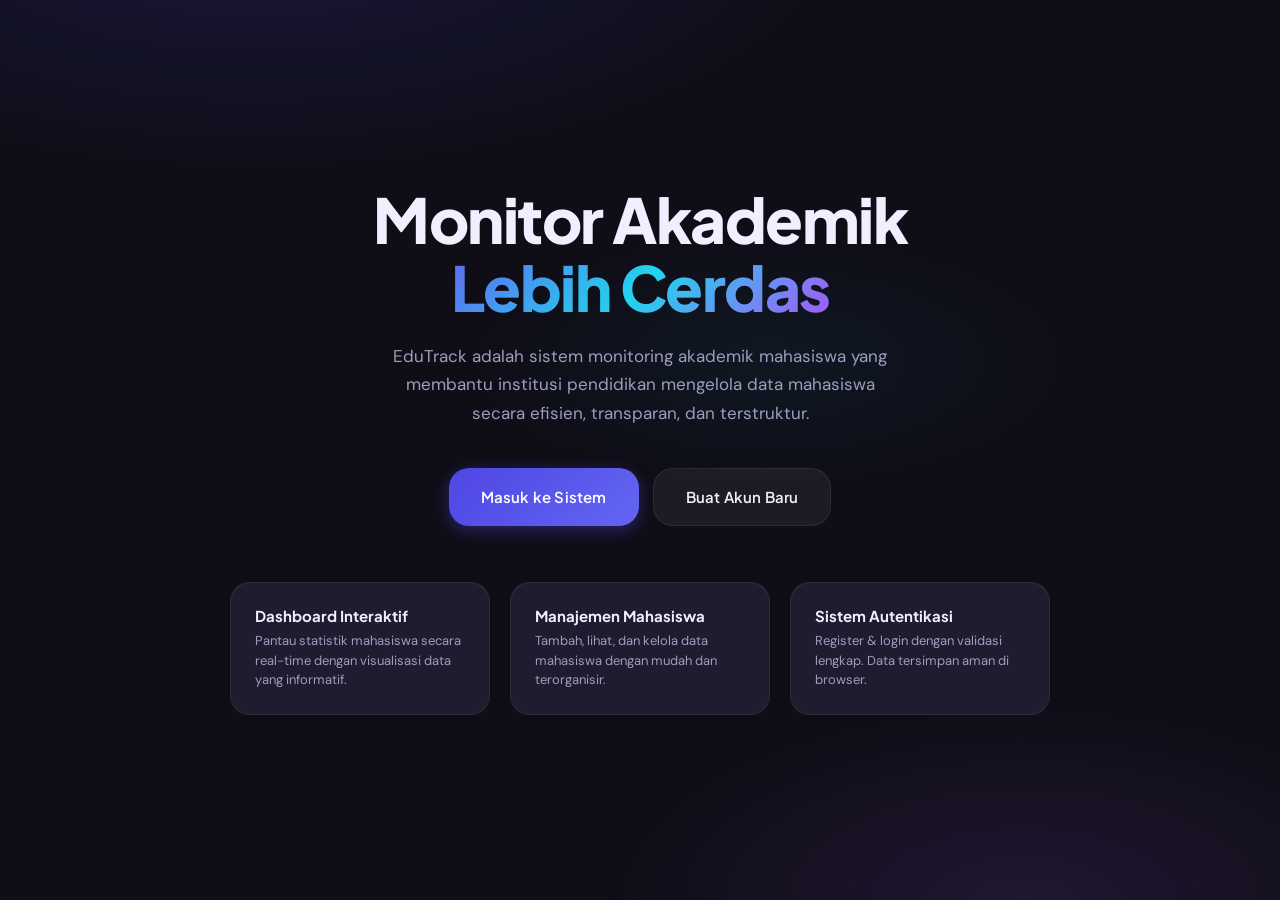
<file: index.html>
<!DOCTYPE html>
<html lang="id">
<head>
  <meta charset="UTF-8" />
  <meta name="viewport" content="width=device-width, initial-scale=1.0" />
  <title>EduTrack – Sistem Monitoring Akademik</title>
  <link rel="stylesheet" href="assets/css/global.css" />
  <style>
    /* ── Index-only inline styles ── */
    .index-hero {
      min-height: 100vh;
      display: flex;
      flex-direction: column;
      align-items: center;
      justify-content: center;
      text-align: center;
      padding: 40px 24px;
    }
    .hero-eyebrow {
      display: inline-flex;
      align-items: center;
      gap: 8px;
      background: rgba(79,70,229,0.12);
      border: 1px solid rgba(79,70,229,0.3);
      color: var(--text-accent);
      padding: 8px 18px;
      border-radius: 99px;
      font-size: 13px;
      font-weight: 600;
      font-family: var(--font-display);
      margin-bottom: 28px;
      animation: fadeInUp 0.5s ease both;
    }
    .index-hero h1 {
      font-size: clamp(34px, 6vw, 62px);
      font-weight: 800;
      letter-spacing: -1.5px;
      line-height: 1.1;
      margin-bottom: 20px;
      animation: fadeInUp 0.5s ease 0.1s both;
    }
    .gradient-text {
      background: linear-gradient(135deg, var(--primary-light), var(--secondary-light), var(--accent));
      -webkit-background-clip: text;
      -webkit-text-fill-color: transparent;
      background-clip: text;
    }
    .index-hero > p {
      color: var(--text-secondary);
      font-size: 17px;
      max-width: 520px;
      margin: 0 auto 40px;
      line-height: 1.7;
      animation: fadeInUp 0.5s ease 0.2s both;
    }
    .hero-cta {
      display: flex;
      gap: 14px;
      justify-content: center;
      flex-wrap: wrap;
      animation: fadeInUp 0.5s ease 0.3s both;
    }
    .features-grid {
      display: grid;
      grid-template-columns: repeat(3, 1fr);
      gap: 20px;
      margin-top: 56px;
      max-width: 820px;
      width: 100%;
      animation: fadeInUp 0.5s ease 0.4s both;
    }
    .feature-item {
      background: var(--bg-card);
      border: 1px solid var(--border);
      border-radius: var(--radius-lg);
      padding: 24px;
      text-align: left;
      transition: var(--transition);
    }
    .feature-item:hover {
      transform: translateY(-4px);
      border-color: rgba(79,70,229,0.3);
      box-shadow: 0 8px 30px rgba(79,70,229,0.15);
    }
    .feature-item .f-icon { font-size: 28px; margin-bottom: 12px; display: block; }
    .feature-item h4 { font-size: 15px; font-weight: 700; margin-bottom: 6px; }
    .feature-item p  { font-size: 13px; color: var(--text-secondary); line-height: 1.5; }
    .hero-footer { margin-top: 40px; animation: fadeInUp 0.5s ease 0.5s both; }
    @media (max-width: 700px) {
      .features-grid { grid-template-columns: 1fr; }
      .index-hero h1 { font-size: 32px; }
    }
    @media (max-width: 480px) {
      .hero-cta { flex-direction: column; align-items: center; }
      .hero-cta .btn { width: 100%; max-width: 280px; }
    }
  </style>
</head>
<body>
  <div class="index-hero">

    <!-- <div class="hero-eyebrow">🌏 SDG 4 – Quality Education</div> -->

    <h1>Monitor Akademik<br><span class="gradient-text">Lebih Cerdas</span></h1>

    <p>EduTrack adalah sistem monitoring akademik mahasiswa yang membantu institusi pendidikan mengelola data mahasiswa secara efisien, transparan, dan terstruktur.</p>

    <div class="hero-cta">
      <a href="login.html" class="btn btn-primary btn-large">Masuk ke Sistem</a>
      <a href="register.html" class="btn btn-secondary btn-large">Buat Akun Baru</a>
    </div>

    <div class="features-grid">
      <div class="feature-item">
        <h4>Dashboard Interaktif</h4>
        <p>Pantau statistik mahasiswa secara real-time dengan visualisasi data yang informatif.</p>
      </div>
      <div class="feature-item">
        <h4>Manajemen Mahasiswa</h4>
        <p>Tambah, lihat, dan kelola data mahasiswa dengan mudah dan terorganisir.</p>
      </div>
      <div class="feature-item">
        <h4>Sistem Autentikasi</h4>
        <p>Register & login dengan validasi lengkap. Data tersimpan aman di browser.</p>
      </div>
    </div>

    <!-- <div class="hero-footer">
      <span class="sdg-badge">🏆 Mendukung SDG 4 – Pendidikan Berkualitas</span>
    </div> -->

  </div>

  <script src="assets/js/auth.js"></script>
  <script>
    // Redirect ke dashboard jika sudah login
    document.addEventListener('DOMContentLoaded', function() {
      redirectIfLoggedIn();
    });
  </script>
</body>
</html>
</file>
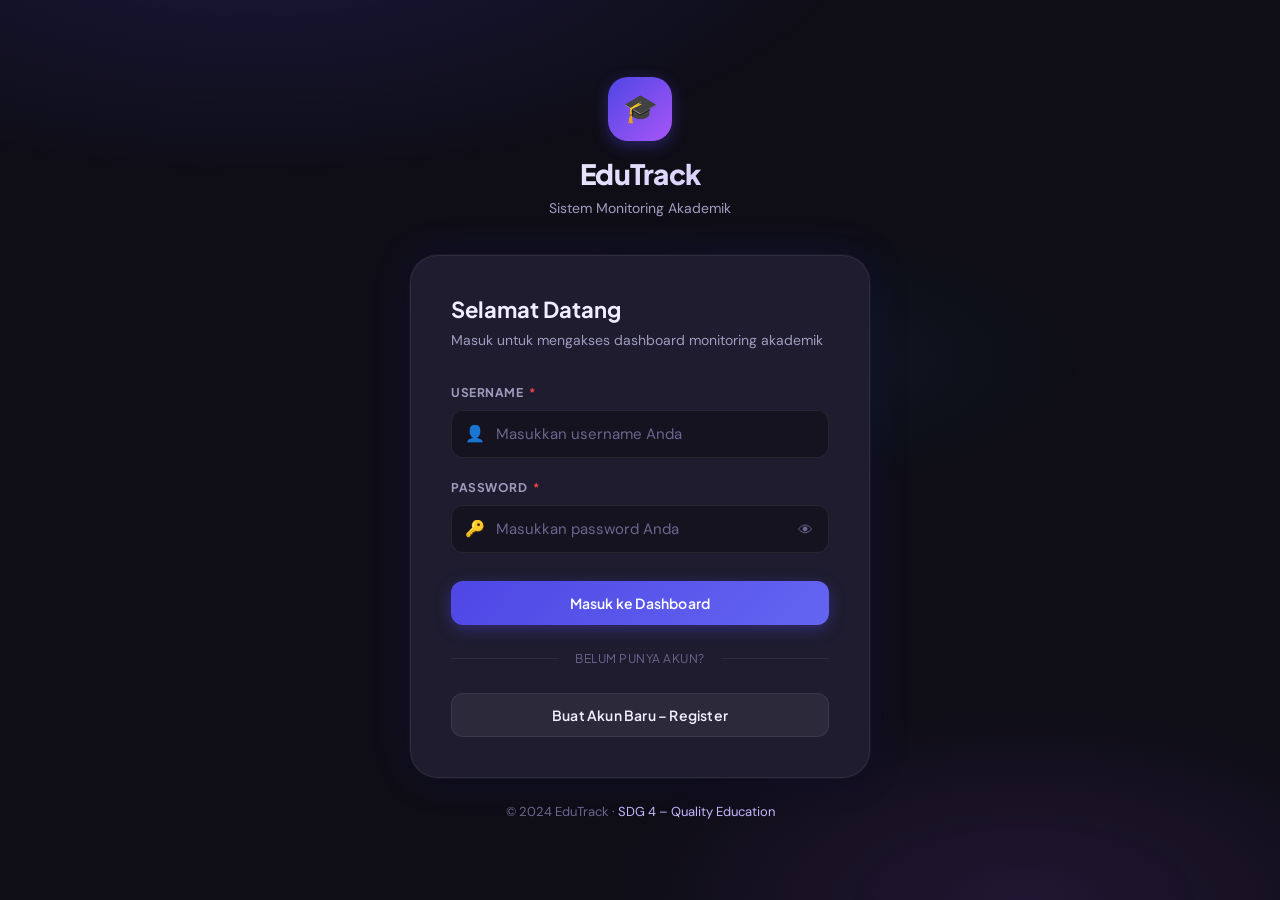
<file: dashboard.html>
<!DOCTYPE html>
<html lang="id">
<head>
  <meta charset="UTF-8" />
  <meta name="viewport" content="width=device-width, initial-scale=1.0" />
  <title>Dashboard – EduTrack</title>
  <link rel="stylesheet" href="assets/css/global.css" />
  <link rel="stylesheet" href="assets/css/dashboard.css" />
</head>
<body>

  <div class="dashboard-layout">

    <!-- ══ SIDEBAR OVERLAY (mobile) ══ -->
    <div class="sidebar-overlay" id="sidebar-overlay"></div>

    <!-- ══ SIDEBAR ══ -->
    <aside class="sidebar" id="sidebar">

      <div class="sidebar-header">
        <div class="sidebar-logo">
          <div class="logo-badge">🎓</div>
          <div>
            <h2>EduTrack</h2>
            <span>Monitoring Akademik</span>
          </div>
        </div>
      </div>

      <div class="sidebar-user">
        <div class="user-card">
          <div class="user-avatar" id="user-avatar">A</div>
          <div class="user-info">
            <div class="user-name" id="user-name">Admin</div>
            <div class="user-role">Academic Staff</div>
          </div>
          <div class="user-online" title="Online"></div>
        </div>
      </div>

      <nav class="sidebar-nav">
        <div class="nav-section-title">Menu Utama</div>

        <a href="dashboard.html" class="nav-item" data-page="dashboard.html">
          </span> Dashboard
        </a>
        <a href="data-mahasiswa.html" class="nav-item" data-page="data-mahasiswa.html">
          </span> Data Mahasiswa
          <span class="nav-badge" id="mahasiswa-count" style="display:none;">0</span>
        </a>
        <a href="tambah-mahasiswa.html" class="nav-item" data-page="tambah-mahasiswa.html">
          </span> Tambah Mahasiswa
        </a>

        <div class="nav-divider"></div>
        <div class="nav-section-title">Akun</div>

        <a href="#" class="nav-item nav-item-danger" onclick="logout(); return false;">
        </a>
      </nav>

    </aside>
    <!-- ══ END SIDEBAR ══ -->

    <!-- ══ MAIN CONTENT ══ -->
    <div class="main-content">

      <!-- Topbar -->
      <div class="topbar">
        <div class="topbar-left">
          <button class="mobile-menu-btn" id="mobile-menu-btn">☰</button>
          <div>
            <div class="topbar-title">Dashboard</div>
            <div class="topbar-subtitle">Overview sistem akademik</div>
          </div>
        </div>
        <div class="topbar-actions">
          <a href="tambah-mahasiswa.html" class="btn btn-primary" style="padding:10px 18px;font-size:13px;">
            Tambah
          </a>
        </div>
      </div>

      <!-- Page Content -->
      <div class="page-content">

        <!-- Welcome Banner -->
        <div class="welcome-card">
          <h2>Selamat Datang, <span id="welcome-name">—</span>! 👋</h2>
          <p>Pantau data akademik mahasiswa dengan mudah melalui dashboard EduTrack.</p>
        </div>

        <!-- Stats Grid -->
        <div class="stats-grid">
          <div class="stat-card blue">
            <div class="stat-value" id="stat-total-mahasiswa">0</div>
            <div class="stat-label">Total Mahasiswa</div>
          </div>
          <div class="stat-card purple">
            <div class="stat-value" id="stat-prodi">0</div>
            <div class="stat-label">Program Studi</div>
          </div>
          <div class="stat-card cyan">
            <div class="stat-value" id="stat-angkatan">0</div>
            <div class="stat-label">Angkatan Aktif</div>
          </div>
          <div class="stat-card orange">
            <div class="stat-value" id="stat-users">0</div>
            <div class="stat-label">Akun Terdaftar</div>
          </div>
        </div>

        <!-- Recent Data Table -->
        <div class="card">
          <div class="card-header">
            <div class="card-title">
              Data Mahasiswa Terbaru
            </div>
            <a href="data-mahasiswa.html" class="btn btn-secondary">Lihat Semua →</a>
          </div>
          <div class="table-wrapper">
            <table class="data-table">
              <thead>
                <tr>
                  <th>NIM</th>
                  <th>Nama Mahasiswa</th>
                  <th>Program Studi</th>
                  <th>Angkatan</th>
                </tr>
              </thead>
              <tbody id="recent-tbody">
                <tr>
                  <td colspan="4" style="text-align:center;color:var(--text-muted);padding:32px 20px;">
                    Belum ada data mahasiswa
                  </td>
                </tr>
              </tbody>
            </table>
          </div>
        </div>

        <!-- Quick Actions -->
        <div class="card" style="margin-top:20px;">
          <div class="card-header">
            <div class="card-title"><div class="title-icon"></div>Aksi Cepat</div>
          </div>
          <div class="card-body" style="display:flex;gap:14px;flex-wrap:wrap;">
            <a href="tambah-mahasiswa.html" class="btn btn-primary">Tambah Mahasiswa Baru</a>
            <a href="data-mahasiswa.html"   class="btn btn-secondary">Lihat Semua Data</a>
            <button onclick="logout()" class="btn btn-secondary" style="color:#fca5a5;">Logout</button>
          </div>
        </div>

      </div>
      

    </div>
    <!-- ══ END MAIN CONTENT ══ -->

  </div>

  <script src="assets/js/auth.js"></script>
  <script src="assets/js/dashboard.js"></script>

</body>
</html>
</file>
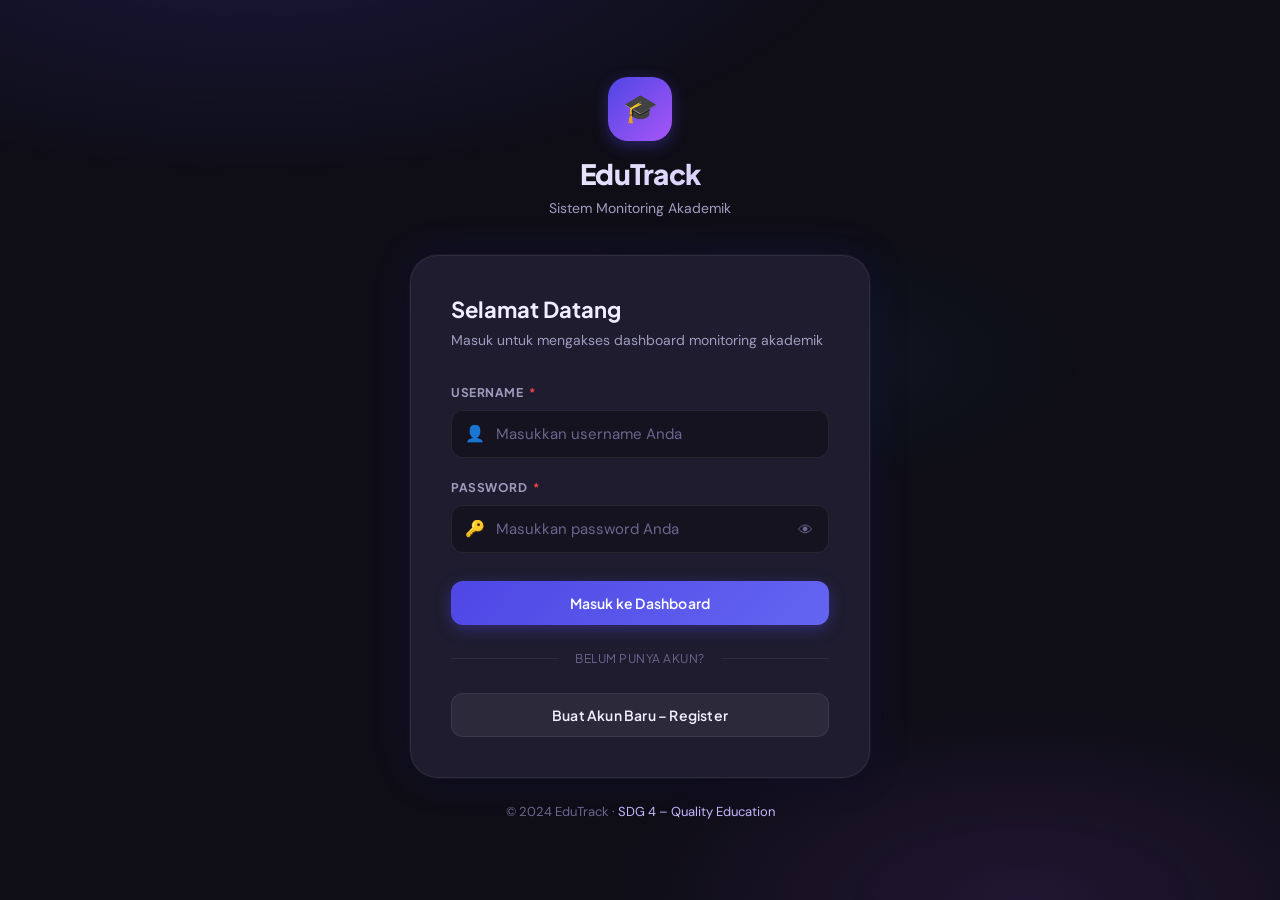
<file: data-mahasiswa.html>
<!DOCTYPE html>
<html lang="id">
<head>
  <meta charset="UTF-8" />
  <meta name="viewport" content="width=device-width, initial-scale=1.0" />
  <title>Data Mahasiswa – EduTrack</title>
  <link rel="stylesheet" href="assets/css/global.css" />
  <link rel="stylesheet" href="assets/css/dashboard.css" />
  <link rel="stylesheet" href="assets/css/data-mahasiswa.css" />
</head>
<body>

  <div class="dashboard-layout">

    <div class="sidebar-overlay" id="sidebar-overlay"></div>

    <!-- ══ SIDEBAR ══ -->
    <aside class="sidebar" id="sidebar">
      <div class="sidebar-header">
        <div class="sidebar-logo">
          <div class="logo-badge">🎓</div>
          <div><h2>EduTrack</h2><span>Monitoring Akademik</span></div>
        </div>
      </div>
      <div class="sidebar-user">
        <div class="user-card">
          <div class="user-avatar" id="user-avatar">A</div>
          <div class="user-info">
            <div class="user-name" id="user-name">Admin</div>
            <div class="user-role">Academic Staff</div>
          </div>
          <div class="user-online"></div>
        </div>
      </div>
      <nav class="sidebar-nav">
        <div class="nav-section-title">Menu Utama</div>

        <a href="dashboard.html" class="nav-item" data-page="dashboard.html">
          </span> Dashboard
        </a>
        <a href="data-mahasiswa.html" class="nav-item" data-page="data-mahasiswa.html">
          </span> Data Mahasiswa
          <span class="nav-badge" id="mahasiswa-count" style="display:none;">0</span>
        </a>
        <a href="tambah-mahasiswa.html" class="nav-item" data-page="tambah-mahasiswa.html">
          </span> Tambah Mahasiswa
        </a>
        <div class="nav-divider"></div>
        <div class="nav-section-title">Akun</div>
        <a href="#" class="nav-item nav-item-danger" onclick="logout(); return false;">
      </nav>
    </aside>

    <!-- ══ MAIN ══ -->
    <div class="main-content">

      <div class="topbar">
        <div class="topbar-left">
          <button class="mobile-menu-btn" id="mobile-menu-btn">☰</button>
          <div>
            <div class="topbar-title">Data Mahasiswa</div>
            <div class="topbar-subtitle">
              Menampilkan <strong id="total-count">0</strong> mahasiswa terdaftar
            </div>
          </div>
        </div>
        <div class="topbar-actions">
          <a href="tambah-mahasiswa.html" class="btn btn-primary" style="padding:10px 18px;font-size:13px;">Tambah Baru</a>
        </div>
      </div>

      <div class="page-content">

        <!-- Delete feedback alert -->
        <div id="delete-alert"></div>

        <!-- Table Card -->
        <div class="card">
          <div class="card-header">
            <div class="card-title">
              Daftar Semua Mahasiswa
            </div>
            <div class="search-bar">
              <div class="search-input-wrapper">
                <input
                  type="text"
                  id="search-input"
                  class="search-input"
                  placeholder="Cari nama, NIM, prodi..."
                />
              </div>
            </div>
          </div>

          <!-- Empty state -->
          <div id="empty-state" class="empty-state" style="display:none;">
            <span class="empty-icon"></span>
            <h3>Belum Ada Data Mahasiswa</h3>
            <p>Data yang Anda tambahkan akan tampil di sini. Mulai dengan menambahkan mahasiswa pertama.</p>
            <a href="tambah-mahasiswa.html" class="btn btn-primary">Tambah Mahasiswa Pertama</a>
          </div>

          <!-- Table -->
          <div id="table-wrapper" class="table-wrapper" style="display:none;">
            <table class="data-table">
              <thead>
                <tr>
                  <th style="width:48px;">#</th>
                  <th>NIM</th>
                  <th>Nama Mahasiswa</th>
                  <th>Program Studi</th>
                  <th>Angkatan</th>
                  <th>Email</th>
                  <th style="width:110px;">Aksi</th>
                </tr>
              </thead>
              <tbody id="mahasiswa-tbody"></tbody>
            </table>
          </div>
        </div>

      </div>

      
    </div>

  </div>

  <script src="assets/js/auth.js"></script>
  <script src="assets/js/data-mahasiswa.js"></script>

</body>
</html>
</file>
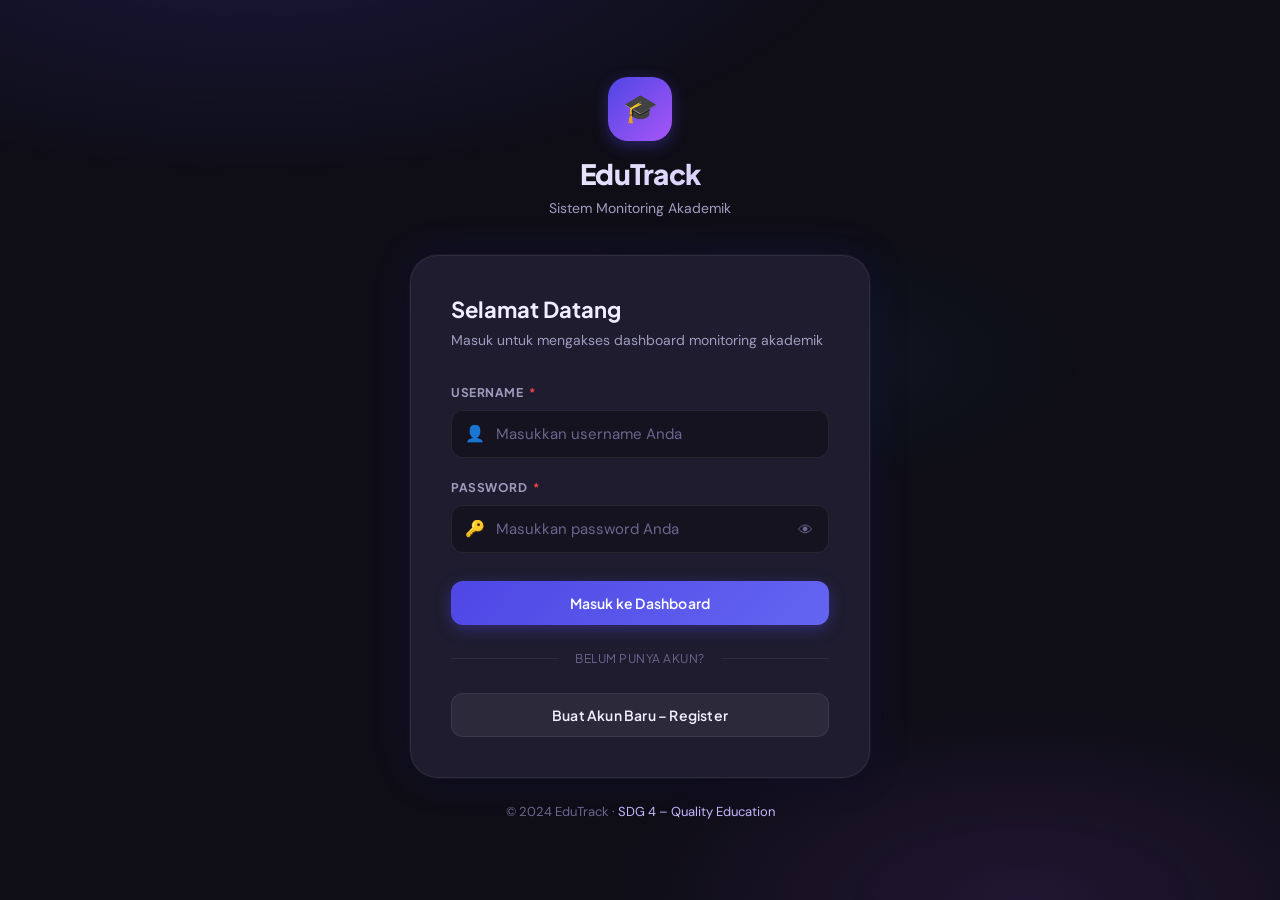
<file: login.html>
<!DOCTYPE html>
<html lang="id">
<head>
  <meta charset="UTF-8" />
  <meta name="viewport" content="width=device-width, initial-scale=1.0" />
  <title>Login – EduTrack</title>
  <!-- Global design system -->
  <link rel="stylesheet" href="assets/css/global.css" />
  <!-- Page-specific styles -->
  <link rel="stylesheet" href="assets/css/login.css" />
</head>
<body>

  <div class="auth-wrapper">
    <div class="auth-container">

      <!-- ── Logo ── -->
      <div class="auth-logo">
        <div class="logo-icon">🎓</div>
        <h1>EduTrack</h1>
        <p>Sistem Monitoring Akademik</p>
      </div>

      <!-- ── Card ── -->
      <div class="auth-card">
        <h2>Selamat Datang</h2>
        <p class="subtitle">Masuk untuk mengakses dashboard monitoring akademik</p>

        <!-- Alert container -->
        <div id="alert-container"></div>

        <!-- Form -->
        <form id="login-form" novalidate autocomplete="on">

          <div class="form-group">
            <label for="username">Username <span class="required">*</span></label>
            <div class="input-wrapper">
              <input
                type="text"
                id="username"
                class="form-control has-icon"
                placeholder="Masukkan username Anda"
                autocomplete="username"
                spellcheck="false"
              />
              <span class="input-icon">👤</span>
            </div>
          </div>

          <div class="form-group">
            <label for="password">Password <span class="required">*</span></label>
            <div class="input-wrapper">
              <input
                type="password"
                id="password"
                class="form-control has-icon has-toggle"
                placeholder="Masukkan password Anda"
                autocomplete="current-password"
              />
              <span class="input-icon">🔑</span>
              <button type="button" class="toggle-password" data-target="password" title="Tampilkan/sembunyikan">👁</button>
            </div>
          </div>

          <button type="submit" class="btn btn-primary btn-full" style="margin-top:8px;">
            <span id="btn-text">Masuk ke Dashboard</span>
            <span id="btn-loader" style="display:none;">⏳ Memverifikasi...</span>
          </button>

        </form>

        <div class="divider">Belum punya akun?</div>

        <a href="register.html" class="btn btn-secondary btn-full">
          Buat Akun Baru – Register
        </a>
      </div>

      <p class="auth-page-footer">
        © 2024 EduTrack · <span>SDG 4 – Quality Education</span>
      </p>

    </div>
  </div>

  <!-- Shared auth utilities (WAJIB pertama) -->
  <script src="assets/js/auth.js"></script>
  <!-- Page-specific logic -->
  <script src="assets/js/login.js"></script>

</body>
</html>
</file>
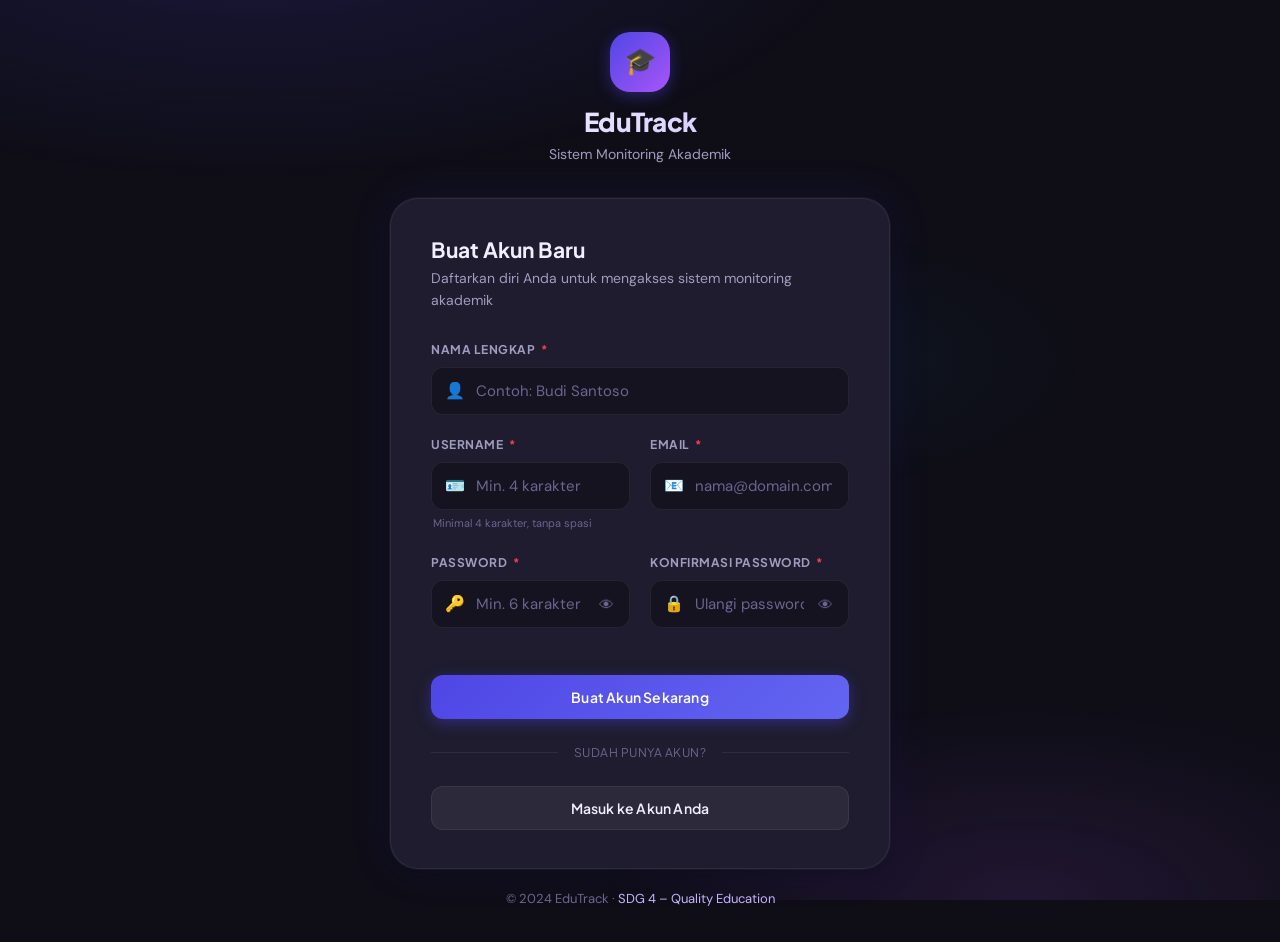
<file: register.html>
<!DOCTYPE html>
<html lang="id">
<head>
  <meta charset="UTF-8" />
  <meta name="viewport" content="width=device-width, initial-scale=1.0" />
  <title>Register – EduTrack</title>
  <link rel="stylesheet" href="assets/css/global.css" />
  <link rel="stylesheet" href="assets/css/register.css" />
</head>
<body>

  <div class="auth-wrapper">
    <div class="auth-container">

      <!-- ── Logo ── -->
      <div class="auth-logo">
        <div class="logo-icon">🎓</div>
        <h1>EduTrack</h1>
        <p>Sistem Monitoring Akademik</p>
      </div>

      <!-- ── Card ── -->
      <div class="auth-card">
        <h2>Buat Akun Baru</h2>
        <p class="subtitle">Daftarkan diri Anda untuk mengakses sistem monitoring akademik</p>

        <!-- Alert container -->
        <div id="alert-container"></div>

        <!-- Form -->
        <form id="register-form" novalidate autocomplete="off">
          <div class="form-grid-2">

            <!-- Nama Lengkap (full width) -->
            <div class="form-group form-group-full">
              <label for="nama">Nama Lengkap <span class="required">*</span></label>
              <div class="input-wrapper">
                <input
                  type="text"
                  id="nama"
                  class="form-control has-icon"
                  placeholder="Contoh: Budi Santoso"
                  maxlength="100"
                  autocomplete="name"
                />
                <span class="input-icon">👤</span>
              </div>
            </div>

            <!-- Username -->
            <div class="form-group">
              <label for="username">Username <span class="required">*</span></label>
              <div class="input-wrapper">
                <input
                  type="text"
                  id="username"
                  class="form-control has-icon"
                  placeholder="Min. 4 karakter"
                  maxlength="30"
                  autocomplete="username"
                  spellcheck="false"
                />
                <span class="input-icon">🪪</span>
              </div>
              <div class="field-hint">Minimal 4 karakter, tanpa spasi</div>
            </div>

            <!-- Email -->
            <div class="form-group">
              <label for="email">Email <span class="required">*</span></label>
              <div class="input-wrapper">
                <input
                  type="text"
                  id="email"
                  class="form-control has-icon"
                  placeholder="nama@domain.com"
                  maxlength="150"
                  spellcheck="false"
                />
                <span class="input-icon">📧</span>
              </div>
            </div>

            <!-- Password -->
            <div class="form-group">
              <label for="password">Password <span class="required">*</span></label>
              <div class="input-wrapper">
                <input
                  type="password"
                  id="password"
                  class="form-control has-icon has-toggle"
                  placeholder="Min. 6 karakter"
                  maxlength="50"
                />
                <span class="input-icon">🔑</span>
                <button type="button" class="toggle-password" data-target="password">👁</button>
              </div>
              <!-- Strength meter -->
              <div class="password-strength" id="strength-container" style="display:none;">
                <div class="strength-bar"><div class="strength-fill" id="strength-fill"></div></div>
                <span class="strength-label" id="strength-label"></span>
              </div>
            </div>

            <!-- Konfirmasi Password -->
            <div class="form-group">
              <label for="confirm-password">Konfirmasi Password <span class="required">*</span></label>
              <div class="input-wrapper">
                <input
                  type="password"
                  id="confirm-password"
                  class="form-control has-icon has-toggle"
                  placeholder="Ulangi password"
                  maxlength="50"
                />
                <span class="input-icon">🔒</span>
                <button type="button" class="toggle-password" data-target="confirm-password">👁</button>
              </div>
              <div class="match-indicator" id="match-indicator"></div>
            </div>

          </div><!-- /form-grid-2 -->

          <button type="submit" class="btn btn-primary btn-full" style="margin-top:4px;">
            <span id="btn-text">Buat Akun Sekarang</span>
            <span id="btn-loader" style="display:none;">⏳ Mendaftarkan...</span>
          </button>

        </form>

        <div class="divider">Sudah punya akun?</div>

        <a href="login.html" class="btn btn-secondary btn-full">
          Masuk ke Akun Anda
        </a>
      </div>

      <p class="auth-page-footer">
        © 2024 EduTrack · <span>SDG 4 – Quality Education</span>
      </p>

    </div>
  </div>

  <script src="assets/js/auth.js"></script>
  <script src="assets/js/register.js"></script>

</body>
</html>
</file>
<file: assets/css/global.css>
@import url('https://fonts.googleapis.com/css2?family=Plus+Jakarta+Sans:ital,wght@0,300;0,400;0,500;0,600;0,700;0,800;1,400&family=DM+Sans:wght@300;400;500;600&display=swap');

/* ─── CSS Variables ─────────────────────────────────── */
:root {
  /* Brand Colors */
  --primary:        #4f46e5;
  --primary-light:  #6366f1;
  --primary-dark:   #3730a3;
  --primary-glow:   rgba(79, 70, 229, 0.25);
  --secondary:      #06b6d4;
  --secondary-light:#22d3ee;
  --accent:         #a855f7;

  /* Background Layers */
  --bg-base:        #0f0e17;
  --bg-surface:     #1a1828;
  --bg-card:        #1e1c2e;
  --bg-card-hover:  #252338;
  --bg-input:       #15131f;

  /* Text */
  --text-primary:   #f0eeff;
  --text-secondary: #a09cc0;
  --text-muted:     #6b6590;
  --text-accent:    #c4b5fd;

  /* Borders */
  --border:         rgba(255, 255, 255, 0.07);
  --border-focus:   rgba(99, 102, 241, 0.6);

  /* Semantic */
  --success:  #10b981;
  --danger:   #ef4444;
  --warning:  #f59e0b;

  /* Shape */
  --radius-sm: 8px;
  --radius-md: 12px;
  --radius-lg: 20px;
  --radius-xl: 28px;

  /* Shadows */
  --shadow-card: 0 4px 24px rgba(0,0,0,0.4), 0 0 0 1px rgba(255,255,255,0.05);
  --shadow-glow: 0 0 40px rgba(79,70,229,0.15);
  --shadow-btn:  0 4px 15px rgba(79,70,229,0.4);

  /* Typography */
  --font-display: 'Plus Jakarta Sans', sans-serif;
  --font-body:    'DM Sans', sans-serif;

  /* Motion */
  --transition: 0.3s cubic-bezier(0.4, 0, 0.2, 1);
}

/* ─── Reset ─────────────────────────────────────────── */
*, *::before, *::after {
  box-sizing: border-box;
  margin: 0;
  padding: 0;
}

html { scroll-behavior: smooth; }

body {
  font-family: var(--font-body);
  background-color: var(--bg-base);
  color: var(--text-primary);
  min-height: 100vh;
  line-height: 1.6;
  font-size: 15px;
  -webkit-font-smoothing: antialiased;
  -moz-osx-font-smoothing: grayscale;
}

/* ─── Background Mesh (ambient glow) ────────────────── */
body::before {
  content: '';
  position: fixed;
  inset: 0;
  background:
    radial-gradient(ellipse 80% 50% at 20% -10%,  rgba(79,70,229,0.18)  0%, transparent 60%),
    radial-gradient(ellipse 60% 40% at 80% 100%,  rgba(168,85,247,0.12) 0%, transparent 55%),
    radial-gradient(ellipse 50% 30% at 60% 40%,   rgba(6,182,212,0.06)  0%, transparent 50%);
  pointer-events: none;
  z-index: 0;
}
body > * { position: relative; z-index: 1; }

/* ─── Typography ─────────────────────────────────────── */
h1, h2, h3, h4, h5 {
  font-family: var(--font-display);
  font-weight: 700;
  line-height: 1.2;
}
a { text-decoration: none; color: inherit; transition: var(--transition); }

/* ─── Scrollbar ──────────────────────────────────────── */
::-webkit-scrollbar       { width: 6px; }
::-webkit-scrollbar-track { background: var(--bg-base); }
::-webkit-scrollbar-thumb { background: var(--primary); border-radius: 99px; }

/* ─── Buttons ────────────────────────────────────────── */
.btn {
  display: inline-flex;
  align-items: center;
  justify-content: center;
  gap: 8px;
  font-family: var(--font-display);
  font-weight: 600;
  font-size: 14px;
  border: none;
  border-radius: var(--radius-md);
  cursor: pointer;
  transition: var(--transition);
  white-space: nowrap;
  text-decoration: none;
  letter-spacing: 0.2px;
}

.btn-primary {
  background: linear-gradient(135deg, var(--primary), var(--primary-light));
  color: #fff;
  padding: 13px 24px;
  box-shadow: var(--shadow-btn);
}
.btn-primary:hover {
  background: linear-gradient(135deg, var(--primary-dark), var(--primary));
  box-shadow: 0 6px 25px rgba(79,70,229,0.55);
  transform: translateY(-1px);
}
.btn-primary:active { transform: translateY(0); }

.btn-secondary {
  background: rgba(255,255,255,0.06);
  color: var(--text-primary);
  border: 1px solid var(--border);
  padding: 10px 18px;
}
.btn-secondary:hover {
  background: rgba(255,255,255,0.10);
  border-color: rgba(255,255,255,0.15);
}

.btn-success {
  background: linear-gradient(135deg, #059669, var(--success));
  color: #fff;
  padding: 13px 24px;
  box-shadow: 0 4px 15px rgba(16,185,129,0.35);
}
.btn-success:hover {
  box-shadow: 0 6px 25px rgba(16,185,129,0.5);
  transform: translateY(-1px);
}

.btn-danger {
  background: rgba(239,68,68,0.12);
  color: #fca5a5;
  border: 1px solid rgba(239,68,68,0.25);
  padding: 7px 14px;
  font-size: 13px;
  border-radius: var(--radius-sm);
}
.btn-danger:hover {
  background: rgba(239,68,68,0.25);
  border-color: rgba(239,68,68,0.5);
  transform: translateY(-1px);
}

.btn-full   { width: 100%; }
.btn-large  { padding: 16px 32px; font-size: 15px; border-radius: var(--radius-lg); }

/* ─── Alerts ─────────────────────────────────────────── */
.alert {
  padding: 14px 18px;
  border-radius: var(--radius-md);
  font-size: 14px;
  margin-bottom: 20px;
  display: flex;
  align-items: flex-start;
  gap: 10px;
  animation: fadeInUp 0.3s ease both;
}
.alert-error   { background: rgba(239,68,68,0.10);  border: 1px solid rgba(239,68,68,0.25);  color: #fca5a5; }
.alert-success { background: rgba(16,185,129,0.10); border: 1px solid rgba(16,185,129,0.25); color: #6ee7b7; }
.alert-info    { background: rgba(79,70,229,0.10);  border: 1px solid rgba(79,70,229,0.30);  color: var(--text-accent); }
.alert-warning { background: rgba(245,158,11,0.10); border: 1px solid rgba(245,158,11,0.30); color: #fcd34d; }

/* ─── Form Elements ──────────────────────────────────── */
.form-group { margin-bottom: 20px; }

.form-group label {
  display: block;
  font-size: 12px;
  font-weight: 700;
  color: var(--text-secondary);
  margin-bottom: 8px;
  letter-spacing: 0.5px;
  text-transform: uppercase;
  font-family: var(--font-display);
}
.form-group label .required { color: var(--danger); margin-left: 3px; }

.input-wrapper { position: relative; }

.input-icon {
  position: absolute;
  left: 14px;
  top: 50%;
  transform: translateY(-50%);
  color: var(--text-muted);
  font-size: 16px;
  pointer-events: none;
  transition: var(--transition);
}

.form-control {
  width: 100%;
  background: var(--bg-input);
  border: 1.5px solid var(--border);
  color: var(--text-primary);
  border-radius: var(--radius-md);
  padding: 13px 16px;
  font-size: 15px;
  font-family: var(--font-body);
  outline: none;
  transition: var(--transition);
}
.form-control.has-icon    { padding-left: 44px; }
.form-control.has-toggle  { padding-right: 44px; }
.form-control::placeholder { color: var(--text-muted); }
.form-control:focus {
  border-color: var(--primary-light);
  background: rgba(79,70,229,0.06);
  box-shadow: 0 0 0 4px var(--primary-glow);
}
.form-control:focus ~ .input-icon,
.input-wrapper:focus-within .input-icon { color: var(--primary-light); }

select.form-control {
  cursor: pointer;
  appearance: none;
  background-image: url("data:image/svg+xml,%3Csvg xmlns='http://www.w3.org/2000/svg' width='16' height='16' viewBox='0 0 24 24' fill='none' stroke='%23a09cc0' stroke-width='2'%3E%3Cpath d='M6 9l6 6 6-6'/%3E%3C/svg%3E");
  background-repeat: no-repeat;
  background-position: right 14px center;
  padding-right: 44px;
}

/* Toggle password button */
.toggle-password {
  position: absolute;
  right: 12px;
  top: 50%;
  transform: translateY(-50%);
  background: none;
  border: none;
  cursor: pointer;
  font-size: 15px;
  padding: 4px;
  color: var(--text-muted);
  transition: var(--transition);
  line-height: 1;
}
.toggle-password:hover { color: var(--text-primary); }

/* Field helpers */
.field-hint {
  font-size: 11px;
  color: var(--text-muted);
  margin-top: 5px;
  padding-left: 2px;
}
.match-indicator { margin-top: 5px; min-height: 18px; }

/* Password strength */
.password-strength {
  display: flex;
  align-items: center;
  gap: 10px;
  margin-top: 8px;
}
.strength-bar {
  flex: 1;
  height: 4px;
  background: rgba(255,255,255,0.08);
  border-radius: 99px;
  overflow: hidden;
}
.strength-fill {
  height: 100%;
  border-radius: 99px;
  transition: width 0.4s ease, background-color 0.4s ease;
  width: 0%;
}
.strength-label {
  font-size: 11px;
  font-weight: 700;
  font-family: var(--font-display);
  white-space: nowrap;
  min-width: 80px;
  text-align: right;
}

/* Divider */
.divider {
  display: flex;
  align-items: center;
  gap: 16px;
  margin: 24px 0;
  color: var(--text-muted);
  font-size: 12px;
  font-family: var(--font-display);
  text-transform: uppercase;
  letter-spacing: 0.5px;
}
.divider::before, .divider::after {
  content: '';
  flex: 1;
  height: 1px;
  background: var(--border);
}

/* SDG Badge */
.sdg-badge {
  display: inline-flex;
  align-items: center;
  gap: 8px;
  background: linear-gradient(135deg, rgba(245,158,11,0.15), rgba(251,191,36,0.10));
  border: 1px solid rgba(245,158,11,0.3);
  color: #fcd34d;
  padding: 8px 16px;
  border-radius: 99px;
  font-size: 13px;
  font-weight: 600;
  font-family: var(--font-display);
}

/* ─── Cards ──────────────────────────────────────────── */
.card {
  background: var(--bg-card);
  border: 1px solid var(--border);
  border-radius: var(--radius-lg);
  box-shadow: var(--shadow-card);
}
.card-header {
  padding: 22px 28px;
  border-bottom: 1px solid var(--border);
  display: flex;
  align-items: center;
  justify-content: space-between;
  flex-wrap: wrap;
  gap: 12px;
}
.card-title {
  font-size: 17px;
  font-weight: 700;
  font-family: var(--font-display);
  display: flex;
  align-items: center;
  gap: 10px;
}
.card-title .title-icon {
  width: 32px; height: 32px;
  background: rgba(79,70,229,0.15);
  border-radius: 8px;
  display: flex;
  align-items: center;
  justify-content: center;
  font-size: 15px;
}
.card-body { padding: 28px; }

/* ─── Keyframe Animations ────────────────────────────── */
@keyframes fadeInUp {
  from { opacity: 0; transform: translateY(20px); }
  to   { opacity: 1; transform: translateY(0); }
}
@keyframes fadeIn {
  from { opacity: 0; }
  to   { opacity: 1; }
}
@keyframes pulse {
  0%, 100% { opacity: 1; }
  50%       { opacity: 0.5; }
}
</file>
<file: assets/css/dashboard.css>
/* ─── Layout Shell ───────────────────────────────────── */
.dashboard-layout {
  display: flex;
  min-height: 100vh;
}

/* ─── Sidebar ────────────────────────────────────────── */
.sidebar {
  width: 260px;
  background: var(--bg-surface);
  border-right: 1px solid var(--border);
  display: flex;
  flex-direction: column;
  position: fixed;
  top: 0; left: 0;
  height: 100vh;
  z-index: 100;
  transition: transform var(--transition);
}

.sidebar-header {
  padding: 26px 22px 18px;
  border-bottom: 1px solid var(--border);
}
.sidebar-logo {
  display: flex;
  align-items: center;
  gap: 12px;
}
.sidebar-logo .logo-badge {
  width: 40px; height: 40px;
  background: linear-gradient(135deg, var(--primary), var(--accent));
  border-radius: var(--radius-sm);
  display: flex;
  align-items: center;
  justify-content: center;
  font-size: 18px;
  flex-shrink: 0;
  box-shadow: var(--shadow-btn);
}
.sidebar-logo h2 {
  font-size: 17px;
  font-weight: 800;
  letter-spacing: -0.3px;
}
.sidebar-logo span {
  display: block;
  font-size: 11px;
  color: var(--text-muted);
  font-weight: 400;
  font-family: var(--font-body);
}

/* ─── User Card ──────────────────────────────────────── */
.sidebar-user { padding: 18px 20px; border-bottom: 1px solid var(--border); }
.user-card {
  display: flex;
  align-items: center;
  gap: 11px;
  padding: 11px 13px;
  background: rgba(255,255,255,0.04);
  border-radius: var(--radius-md);
  border: 1px solid var(--border);
}
.user-avatar {
  width: 36px; height: 36px;
  background: linear-gradient(135deg, var(--primary), var(--secondary));
  border-radius: 50%;
  display: flex;
  align-items: center;
  justify-content: center;
  font-weight: 700;
  font-size: 14px;
  flex-shrink: 0;
  font-family: var(--font-display);
}
.user-info .user-name  { font-size: 13px; font-weight: 600; }
.user-info .user-role  { font-size: 11px; color: var(--text-muted); }
.user-online {
  width: 8px; height: 8px;
  background: var(--success);
  border-radius: 50%;
  margin-left: auto;
  flex-shrink: 0;
  box-shadow: 0 0 6px rgba(16,185,129,0.6);
}

/* ─── Nav ────────────────────────────────────────────── */
.sidebar-nav { padding: 14px 14px; flex: 1; overflow-y: auto; }
.nav-section-title {
  font-size: 10px;
  font-weight: 700;
  text-transform: uppercase;
  letter-spacing: 1px;
  color: var(--text-muted);
  padding: 8px 12px 10px;
  font-family: var(--font-display);
}
.nav-item {
  display: flex;
  align-items: center;
  gap: 12px;
  padding: 11px 14px;
  border-radius: var(--radius-md);
  color: var(--text-secondary);
  font-size: 14px;
  font-weight: 500;
  cursor: pointer;
  transition: var(--transition);
  margin-bottom: 3px;
  border: 1px solid transparent;
}
.nav-item:hover { background: rgba(255,255,255,0.06); color: var(--text-primary); }
.nav-item.active {
  background: rgba(79,70,229,0.15);
  color: var(--text-accent);
  border-color: rgba(79,70,229,0.3);
}
.nav-item .nav-icon { font-size: 17px; width: 22px; text-align: center; flex-shrink: 0; }
.nav-item .nav-badge {
  margin-left: auto;
  background: var(--primary);
  color: #fff;
  font-size: 10px;
  padding: 2px 7px;
  border-radius: 99px;
  font-family: var(--font-display);
  font-weight: 700;
}
.nav-divider { height: 1px; background: var(--border); margin: 10px 0; }
.nav-item-danger:hover { background: rgba(239,68,68,0.10); color: #fca5a5; border-color: rgba(239,68,68,0.20); }

/* ─── Main Content ───────────────────────────────────── */
.main-content {
  flex: 1;
  margin-left: 260px;
  display: flex;
  flex-direction: column;
  min-height: 100vh;
}

/* ─── Topbar ─────────────────────────────────────────── */
.topbar {
  background: rgba(26,24,40,0.85);
  backdrop-filter: blur(12px);
  -webkit-backdrop-filter: blur(12px);
  border-bottom: 1px solid var(--border);
  padding: 16px 32px;
  display: flex;
  align-items: center;
  justify-content: space-between;
  flex-wrap: wrap;
  gap: 12px;
  position: sticky;
  top: 0;
  z-index: 50;
}
.topbar-left   { display: flex; align-items: center; gap: 14px; }
.topbar-title  { font-family: var(--font-display); font-weight: 700; font-size: 18px; }
.topbar-subtitle { font-size: 13px; color: var(--text-muted); font-weight: 400; }
.topbar-actions { display: flex; align-items: center; gap: 12px; }
.topbar-badge {
  background: rgba(79,70,229,0.15);
  color: var(--text-accent);
  border: 1px solid rgba(79,70,229,0.3);
  padding: 6px 14px;
  border-radius: 99px;
  font-size: 13px;
  font-weight: 600;
  font-family: var(--font-display);
}

/* ─── Mobile Button ──────────────────────────────────── */
.mobile-menu-btn {
  display: none;
  background: none;
  border: none;
  color: var(--text-primary);
  font-size: 22px;
  cursor: pointer;
  padding: 4px;
}
.sidebar-overlay {
  display: none;
  position: fixed;
  inset: 0;
  background: rgba(0,0,0,0.6);
  z-index: 99;
  backdrop-filter: blur(4px);
}

/* ─── Page Content ───────────────────────────────────── */
.page-content {
  padding: 32px;
  flex: 1;
}
.page-content > * {
  animation: fadeInUp 0.4s ease both;
}
.page-content > *:nth-child(1) { animation-delay: 0.05s; }
.page-content > *:nth-child(2) { animation-delay: 0.10s; }
.page-content > *:nth-child(3) { animation-delay: 0.15s; }
.page-content > *:nth-child(4) { animation-delay: 0.20s; }

/* ─── Welcome Banner ─────────────────────────────────── */
.welcome-card {
  background: linear-gradient(135deg,
    rgba(79,70,229,0.20)  0%,
    rgba(168,85,247,0.15) 50%,
    rgba(6,182,212,0.10)  100%);
  border: 1px solid rgba(79,70,229,0.30);
  border-radius: var(--radius-xl);
  padding: 30px 32px;
  margin-bottom: 26px;
  position: relative;
  overflow: hidden;
}
.welcome-card::after {
  content: '🎓';
  position: absolute;
  right: 32px; top: 50%;
  transform: translateY(-50%);
  font-size: 72px;
  opacity: 0.12;
}
.welcome-card h2 { font-size: 23px; font-weight: 800; margin-bottom: 6px; letter-spacing: -0.3px; }
.welcome-card h2 span {
  background: linear-gradient(135deg, var(--secondary-light), var(--accent));
  -webkit-background-clip: text;
  -webkit-text-fill-color: transparent;
  background-clip: text;
}
.welcome-card p { color: var(--text-secondary); font-size: 14px; }

/* ─── Stat Cards ─────────────────────────────────────── */
.stats-grid {
  display: grid;
  grid-template-columns: repeat(auto-fit, minmax(190px, 1fr));
  gap: 18px;
  margin-bottom: 28px;
}
.stat-card {
  background: var(--bg-card);
  border: 1px solid var(--border);
  border-radius: var(--radius-lg);
  padding: 22px;
  transition: var(--transition);
  position: relative;
  overflow: hidden;
}
.stat-card::before {
  content: '';
  position: absolute;
  top: 0; left: 0; right: 0;
  height: 3px;
  border-radius: var(--radius-lg) var(--radius-lg) 0 0;
}
.stat-card.blue::before   { background: linear-gradient(90deg, var(--primary), var(--secondary)); }
.stat-card.purple::before { background: linear-gradient(90deg, var(--accent), var(--primary)); }
.stat-card.cyan::before   { background: linear-gradient(90deg, var(--secondary), #22d3ee); }
.stat-card.green::before  { background: linear-gradient(90deg, var(--success), #34d399); }
.stat-card.orange::before { background: linear-gradient(90deg, var(--warning), #fbbf24); }
.stat-card:hover {
  transform: translateY(-3px);
  box-shadow: var(--shadow-card);
  border-color: rgba(255,255,255,0.12);
  background: var(--bg-card-hover);
}
.stat-icon {
  width: 46px; height: 46px;
  border-radius: var(--radius-md);
  display: flex; align-items: center; justify-content: center;
  font-size: 20px;
  margin-bottom: 14px;
}
.stat-card.blue   .stat-icon { background: rgba(79,70,229,0.15); }
.stat-card.purple .stat-icon { background: rgba(168,85,247,0.15); }
.stat-card.cyan   .stat-icon { background: rgba(6,182,212,0.15); }
.stat-card.green  .stat-icon { background: rgba(16,185,129,0.15); }
.stat-card.orange .stat-icon { background: rgba(245,158,11,0.15); }
.stat-value {
  font-size: 30px;
  font-weight: 800;
  font-family: var(--font-display);
  line-height: 1;
  margin-bottom: 5px;
}
.stat-label { font-size: 13px; color: var(--text-secondary); }

/* ─── Table ──────────────────────────────────────────── */
.table-wrapper { overflow-x: auto; border-radius: 0 0 var(--radius-lg) var(--radius-lg); }
.data-table { width: 100%; border-collapse: collapse; }
.data-table thead th {
  background: rgba(255,255,255,0.03);
  color: var(--text-secondary);
  font-size: 11px;
  font-weight: 700;
  text-transform: uppercase;
  letter-spacing: 0.8px;
  padding: 14px 20px;
  text-align: left;
  font-family: var(--font-display);
  border-bottom: 1px solid var(--border);
  white-space: nowrap;
}
.data-table tbody td {
  padding: 15px 20px;
  border-bottom: 1px solid rgba(255,255,255,0.04);
  font-size: 14px;
  transition: var(--transition);
}
.data-table tbody tr:last-child td { border-bottom: none; }
.data-table tbody tr:hover td { background: rgba(79,70,229,0.06); }

.table-nim   { font-family: var(--font-display); font-weight: 700; font-size: 13px; color: var(--text-accent); letter-spacing: 0.5px; }
.table-name  { font-weight: 600; }
.table-row-num { color: var(--text-muted); font-size: 13px; font-weight: 600; }

.prodi-badge {
  display: inline-block;
  background: rgba(79,70,229,0.12);
  color: var(--text-accent);
  border: 1px solid rgba(79,70,229,0.25);
  padding: 4px 10px;
  border-radius: 99px;
  font-size: 12px;
  font-weight: 600;
  font-family: var(--font-display);
}
.angkatan-chip {
  display: inline-block;
  background: rgba(6,182,212,0.10);
  color: #67e8f9;
  border: 1px solid rgba(6,182,212,0.25);
  padding: 4px 10px;
  border-radius: 99px;
  font-size: 12px;
  font-weight: 700;
  font-family: var(--font-display);
}
.table-actions { display: flex; gap: 8px; }

/* ─── Page Footer ────────────────────────────────────── */
.page-footer {
  padding: 18px 32px;
  border-top: 1px solid var(--border);
  text-align: center;
  color: var(--text-muted);
  font-size: 13px;
}
.page-footer span { color: var(--text-accent); font-weight: 600; }

/* ─── Responsive ─────────────────────────────────────── */
@media (max-width: 900px) {
  .sidebar { transform: translateX(-100%); width: 280px; }
  .sidebar.open { transform: translateX(0); box-shadow: 4px 0 30px rgba(0,0,0,0.5); }
  .sidebar-overlay.show { display: block; }
  .main-content { margin-left: 0; }
  .mobile-menu-btn { display: flex; }
  .page-content { padding: 20px; }
  .topbar { padding: 14px 20px; }
}
@media (max-width: 600px) {
  .stats-grid { grid-template-columns: 1fr 1fr; }
  .topbar-badge { display: none; }
  .welcome-card::after { display: none; }
  .page-content { padding: 16px; }
}
@media (max-width: 420px) {
  .stats-grid { grid-template-columns: 1fr; }
}
</file>
<file: assets/css/data-mahasiswa.css>
/* ─── Search Bar ─────────────────────────────────────── */
.search-bar { display: flex; align-items: center; gap: 10px; }

.search-input-wrapper { position: relative; }

.search-icon {
  position: absolute;
  left: 13px; top: 50%;
  transform: translateY(-50%);
  color: var(--text-muted);
  font-size: 14px;
  pointer-events: none;
}

.search-input {
  background: var(--bg-input);
  border: 1.5px solid var(--border);
  color: var(--text-primary);
  border-radius: var(--radius-md);
  padding: 10px 16px 10px 40px;
  font-size: 14px;
  font-family: var(--font-body);
  outline: none;
  transition: var(--transition);
  width: 260px;
}
.search-input::placeholder { color: var(--text-muted); }
.search-input:focus {
  border-color: var(--primary-light);
  box-shadow: 0 0 0 3px var(--primary-glow);
}

/* ─── Empty State ────────────────────────────────────── */
.empty-state {
  text-align: center;
  padding: 60px 20px;
}
.empty-icon {
  font-size: 56px;
  margin-bottom: 20px;
  opacity: 0.5;
  display: block;
}
.empty-state h3 { font-size: 19px; font-weight: 700; margin-bottom: 8px; color: var(--text-secondary); }
.empty-state p  { color: var(--text-muted); font-size: 14px; margin-bottom: 24px; max-width: 300px; margin-left: auto; margin-right: auto; }

/* ─── Table email column ─────────────────────────────── */
.td-email { color: var(--text-secondary); font-size: 13px; }

/* ─── Responsive tweaks ──────────────────────────────── */
@media (max-width: 700px) {
  .search-input { width: 180px; }
  .card-header  { flex-direction: column; align-items: flex-start; }
}
@media (max-width: 480px) {
  .search-input { width: 150px; }
}
</file>
<file: assets/css/login.css>
/* ─── Auth Layout ────────────────────────────────────── */
.auth-wrapper {
  min-height: 100vh;
  display: flex;
  align-items: center;
  justify-content: center;
  padding: 24px;
}

.auth-container {
  width: 100%;
  max-width: 460px;
  animation: fadeInUp 0.6s ease both;
}

/* ─── Logo Block ─────────────────────────────────────── */
.auth-logo {
  text-align: center;
  margin-bottom: 36px;
}
.auth-logo .logo-icon {
  display: inline-flex;
  align-items: center;
  justify-content: center;
  width: 64px;
  height: 64px;
  background: linear-gradient(135deg, var(--primary), var(--accent));
  border-radius: var(--radius-lg);
  margin-bottom: 16px;
  box-shadow: var(--shadow-btn);
  font-size: 28px;
}
.auth-logo h1 {
  font-size: 28px;
  font-weight: 800;
  background: linear-gradient(135deg, #fff 0%, var(--text-accent) 100%);
  -webkit-background-clip: text;
  -webkit-text-fill-color: transparent;
  background-clip: text;
  letter-spacing: -0.5px;
}
.auth-logo p {
  color: var(--text-secondary);
  font-size: 14px;
  margin-top: 6px;
}

/* ─── Auth Card ──────────────────────────────────────── */
.auth-card {
  background: var(--bg-card);
  border: 1px solid var(--border);
  border-radius: var(--radius-xl);
  padding: 40px;
  box-shadow: var(--shadow-card), var(--shadow-glow);
}
.auth-card h2 {
  font-size: 22px;
  margin-bottom: 6px;
}
.auth-card .subtitle {
  color: var(--text-secondary);
  font-size: 14px;
  margin-bottom: 32px;
}

/* ─── Page Footer ────────────────────────────────────── */
.auth-page-footer {
  text-align: center;
  color: var(--text-muted);
  font-size: 13px;
  margin-top: 24px;
}
.auth-page-footer span { color: var(--text-accent); }

/* ─── Responsive ─────────────────────────────────────── */
@media (max-width: 520px) {
  .auth-card { padding: 28px 20px; }
  .auth-logo h1 { font-size: 24px; }
}
</file>
<file: assets/css/register.css>
/* ─── Auth Layout (same base as login) ───────────────── */
.auth-wrapper {
  min-height: 100vh;
  display: flex;
  align-items: center;
  justify-content: center;
  padding: 32px 24px;
}

.auth-container {
  width: 100%;
  max-width: 500px;
  animation: fadeInUp 0.6s ease both;
}

/* ─── Logo Block ─────────────────────────────────────── */
.auth-logo {
  text-align: center;
  margin-bottom: 32px;
}
.auth-logo .logo-icon {
  display: inline-flex;
  align-items: center;
  justify-content: center;
  width: 60px;
  height: 60px;
  background: linear-gradient(135deg, var(--primary), var(--accent));
  border-radius: var(--radius-lg);
  margin-bottom: 14px;
  box-shadow: var(--shadow-btn);
  font-size: 26px;
}
.auth-logo h1 {
  font-size: 26px;
  font-weight: 800;
  background: linear-gradient(135deg, #fff 0%, var(--text-accent) 100%);
  -webkit-background-clip: text;
  -webkit-text-fill-color: transparent;
  background-clip: text;
  letter-spacing: -0.5px;
}
.auth-logo p {
  color: var(--text-secondary);
  font-size: 14px;
  margin-top: 6px;
}

/* ─── Auth Card ──────────────────────────────────────── */
.auth-card {
  background: var(--bg-card);
  border: 1px solid var(--border);
  border-radius: var(--radius-xl);
  padding: 38px 40px;
  box-shadow: var(--shadow-card), var(--shadow-glow);
}
.auth-card h2 {
  font-size: 21px;
  margin-bottom: 5px;
}
.auth-card .subtitle {
  color: var(--text-secondary);
  font-size: 14px;
  margin-bottom: 28px;
}

/* ─── Two-column grid for form fields ────────────────── */
.form-grid-2 {
  display: grid;
  grid-template-columns: 1fr 1fr;
  gap: 0 20px;
}
.form-grid-2 .form-group-full {
  grid-column: 1 / -1;
}

/* ─── Page Footer ────────────────────────────────────── */
.auth-page-footer {
  text-align: center;
  color: var(--text-muted);
  font-size: 13px;
  margin-top: 20px;
}
.auth-page-footer span { color: var(--text-accent); }

/* ─── Responsive ─────────────────────────────────────── */
@media (max-width: 560px) {
  .auth-card { padding: 28px 18px; }
  .form-grid-2 { grid-template-columns: 1fr; }
  .form-grid-2 .form-group-full { grid-column: 1; }
}
</file>
